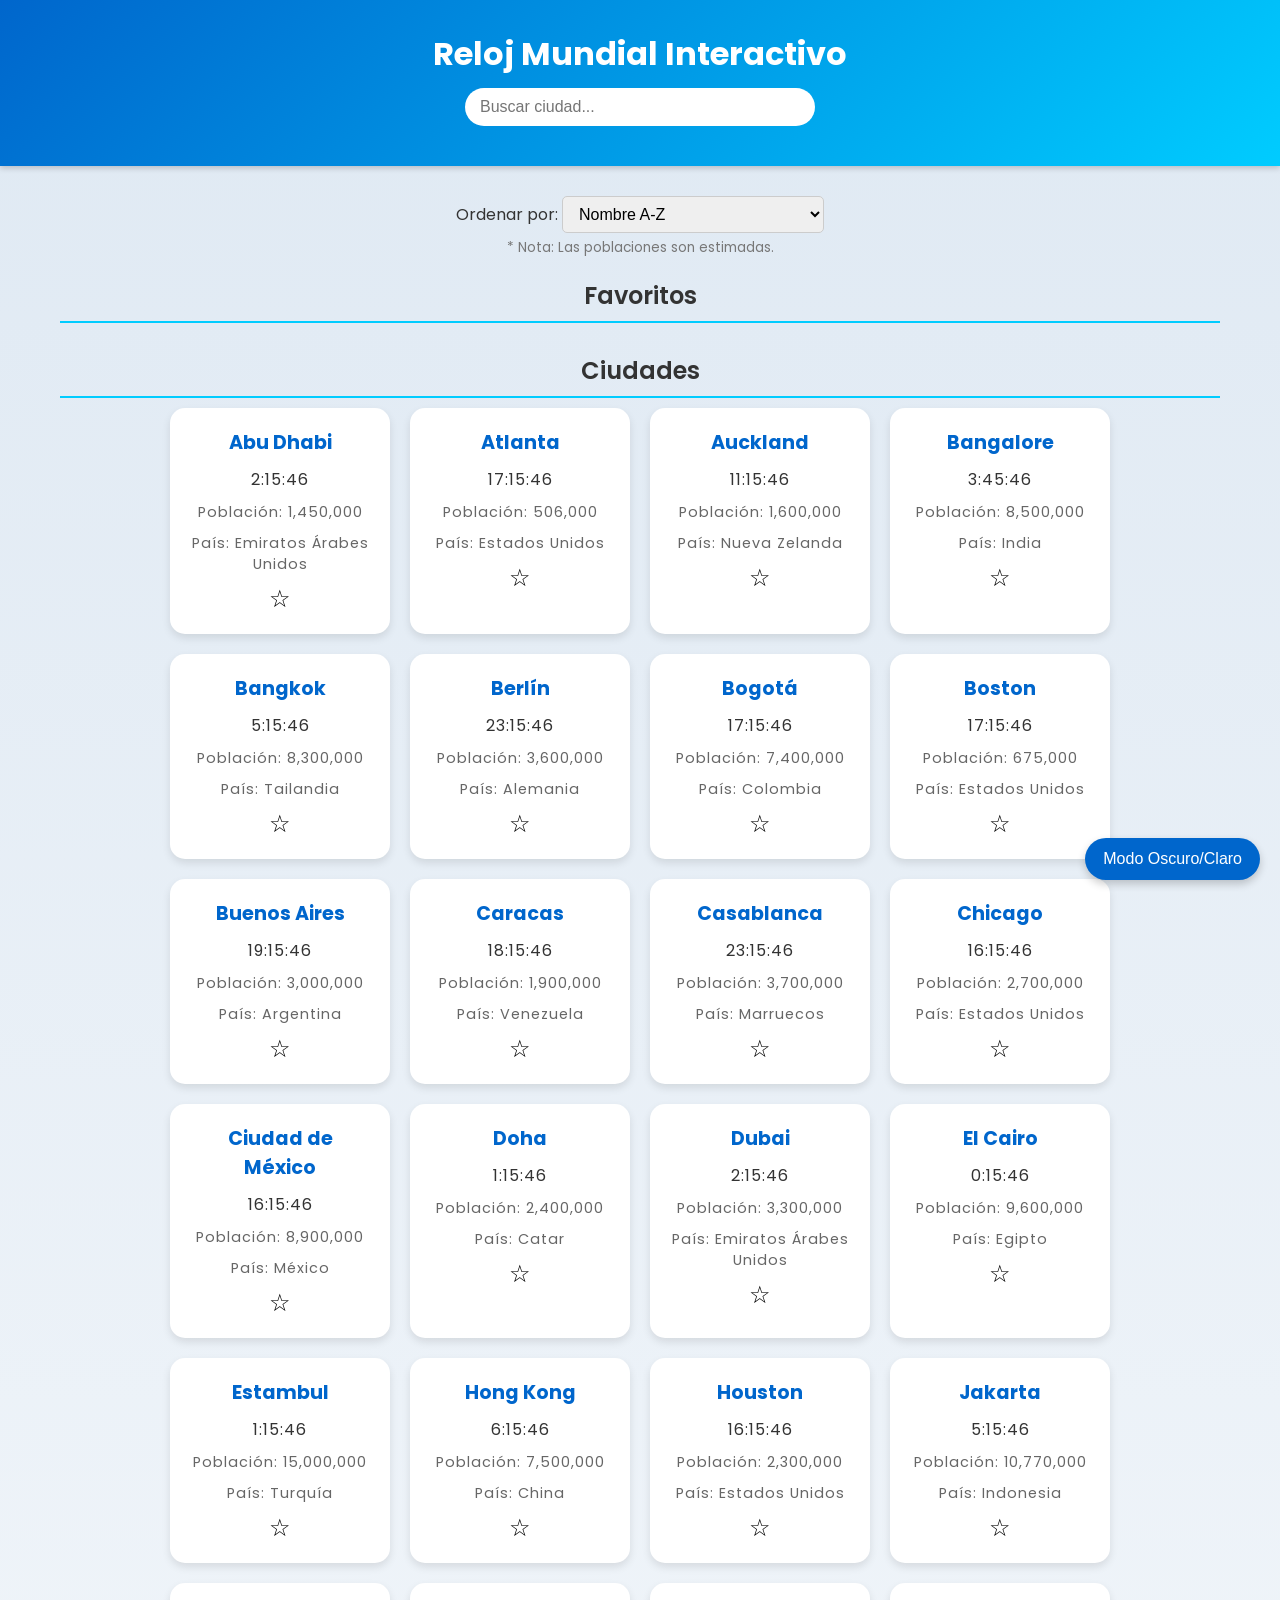
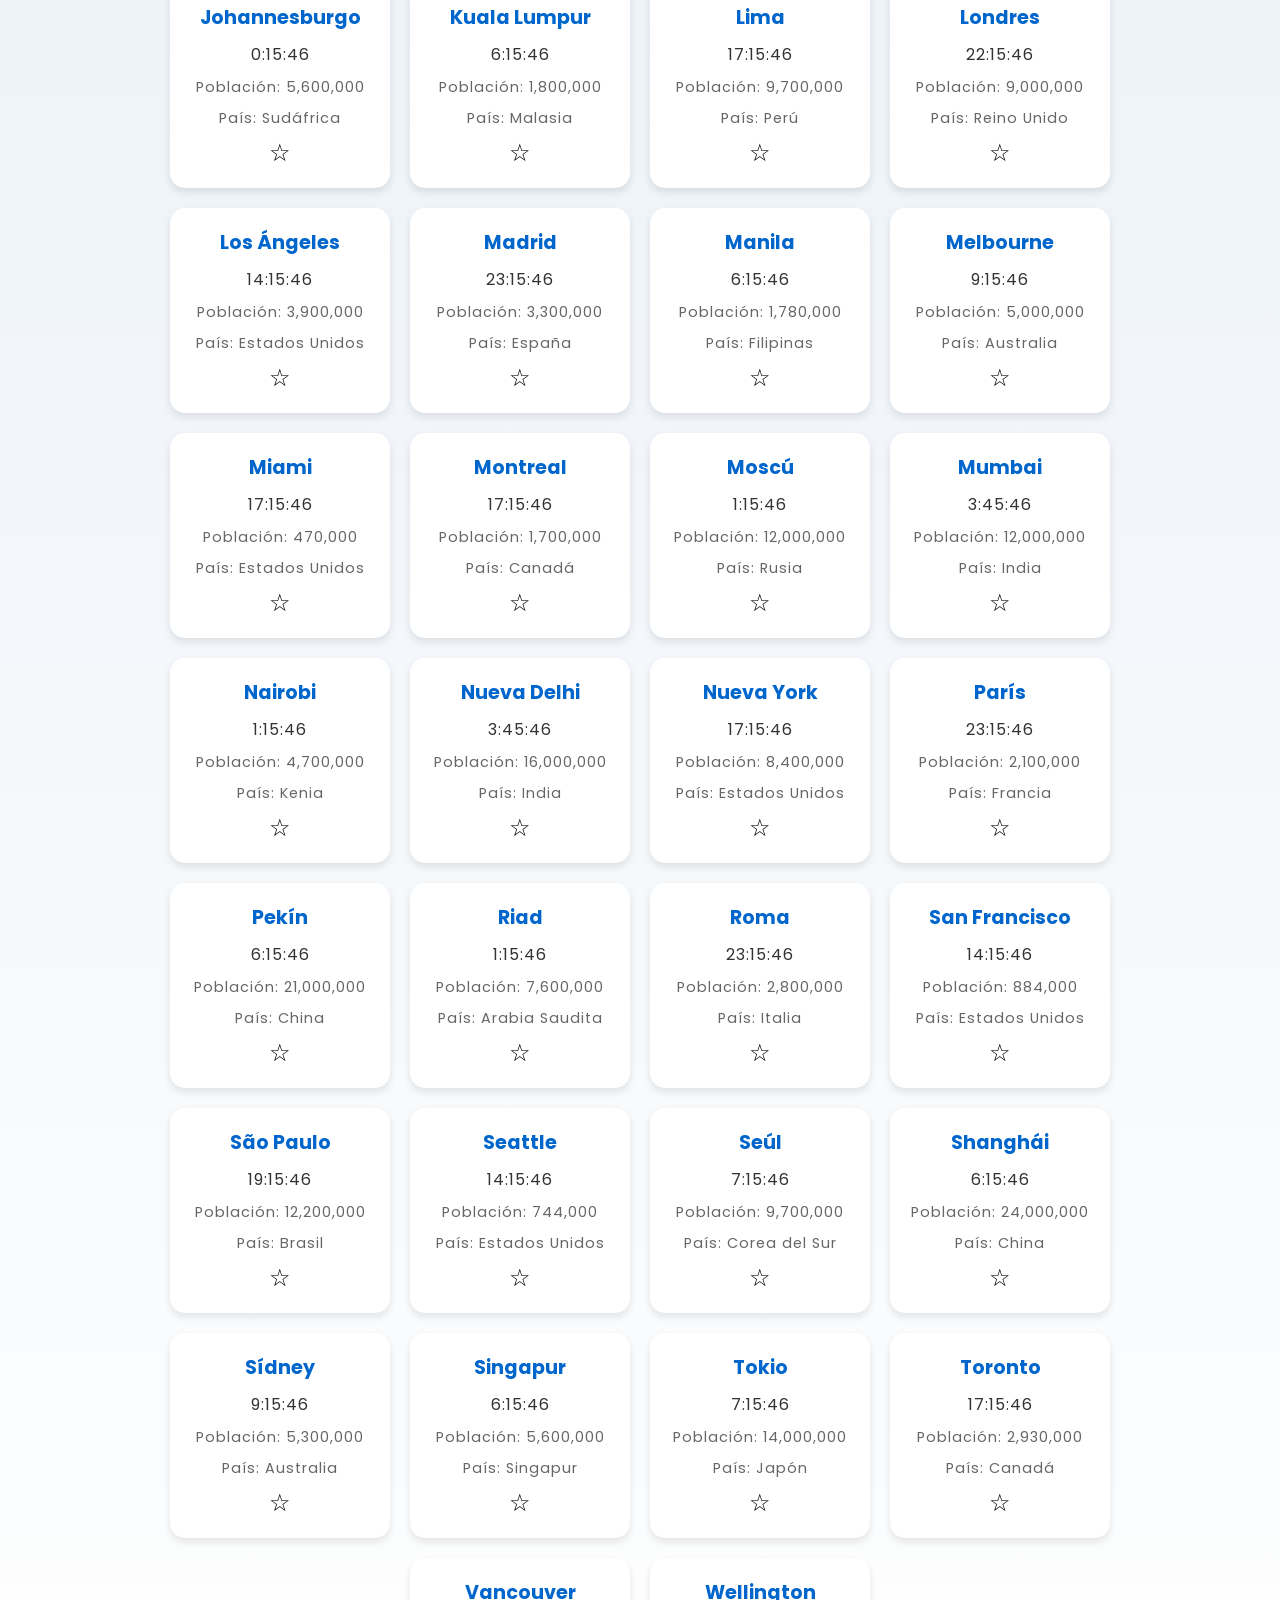
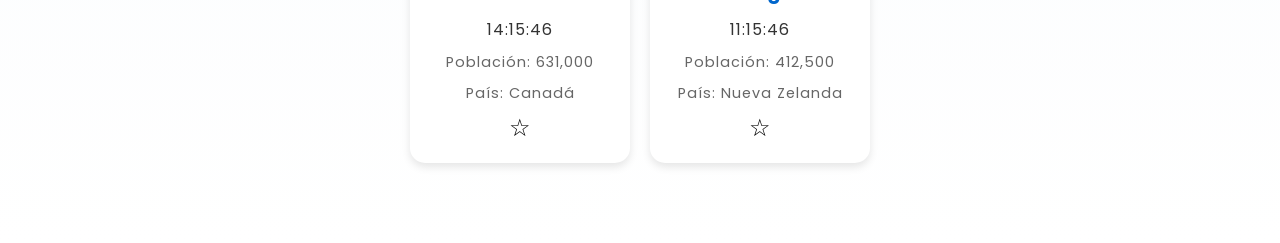
<file: Index.html>
<!DOCTYPE html>
<html lang="es">
<head>
  <meta charset="UTF-8">
  <meta name="viewport" content="width=device-width, initial-scale=1">
  <title>Reloj Mundial Interactivo</title>
  <!-- Fuente moderna desde Google Fonts -->
  <link href="https://fonts.googleapis.com/css2?family=Poppins:wght@300;400;600&display=swap" rel="stylesheet">
  <!-- Enlace al archivo CSS externo -->
  <link rel="stylesheet" href="Papu.css">
</head>
<body>
  <header>
    <h1>Reloj Mundial Interactivo</h1>
    <!-- Buscador para filtrar ciudades -->
    <input type="text" id="searchInput" placeholder="Buscar ciudad...">
  </header>

  <main>
    <!-- Sección para seleccionar el criterio de ordenamiento -->
    <section id="sorting-section">
      <label for="sortSelect">Ordenar por: </label>
      <select id="sortSelect">
        <option value="name-asc">Nombre A-Z</option>
        <option value="name-desc">Nombre Z-A</option>
        <option value="pop-asc">Población (de menor a mayor)</option>
        <option value="pop-desc">Población (de mayor a menor)</option>
      </select>
      <!-- Advertencia de que las poblaciones son estimadas -->
      <p class="note">* Nota: Las poblaciones son estimadas.</p>
    </section>

    <!-- Sección de Favoritos -->
    <section id="favoritos-section">
      <h2 class="section-title">Favoritos</h2>
      <div id="favoritos">
        <!-- Las tarjetas de Favoritos se agregarán aquí -->
      </div>
    </section>

    <!-- Sección de Ciudades -->
    <section id="ciudades-section">
      <h2 class="section-title">Ciudades</h2>
      <div id="ciudades">
        <!-- Las tarjetas de Ciudades se generarán aquí -->
      </div>
    </section>
  </main>

  <!-- Botón para alternar el modo oscuro/claro -->
  <button id="toggleMode">Modo Oscuro/Claro</button>

  <!-- Enlace al archivo JavaScript externo -->
  <script src="Papu2.js"></script>
</body>
</html>
</file>
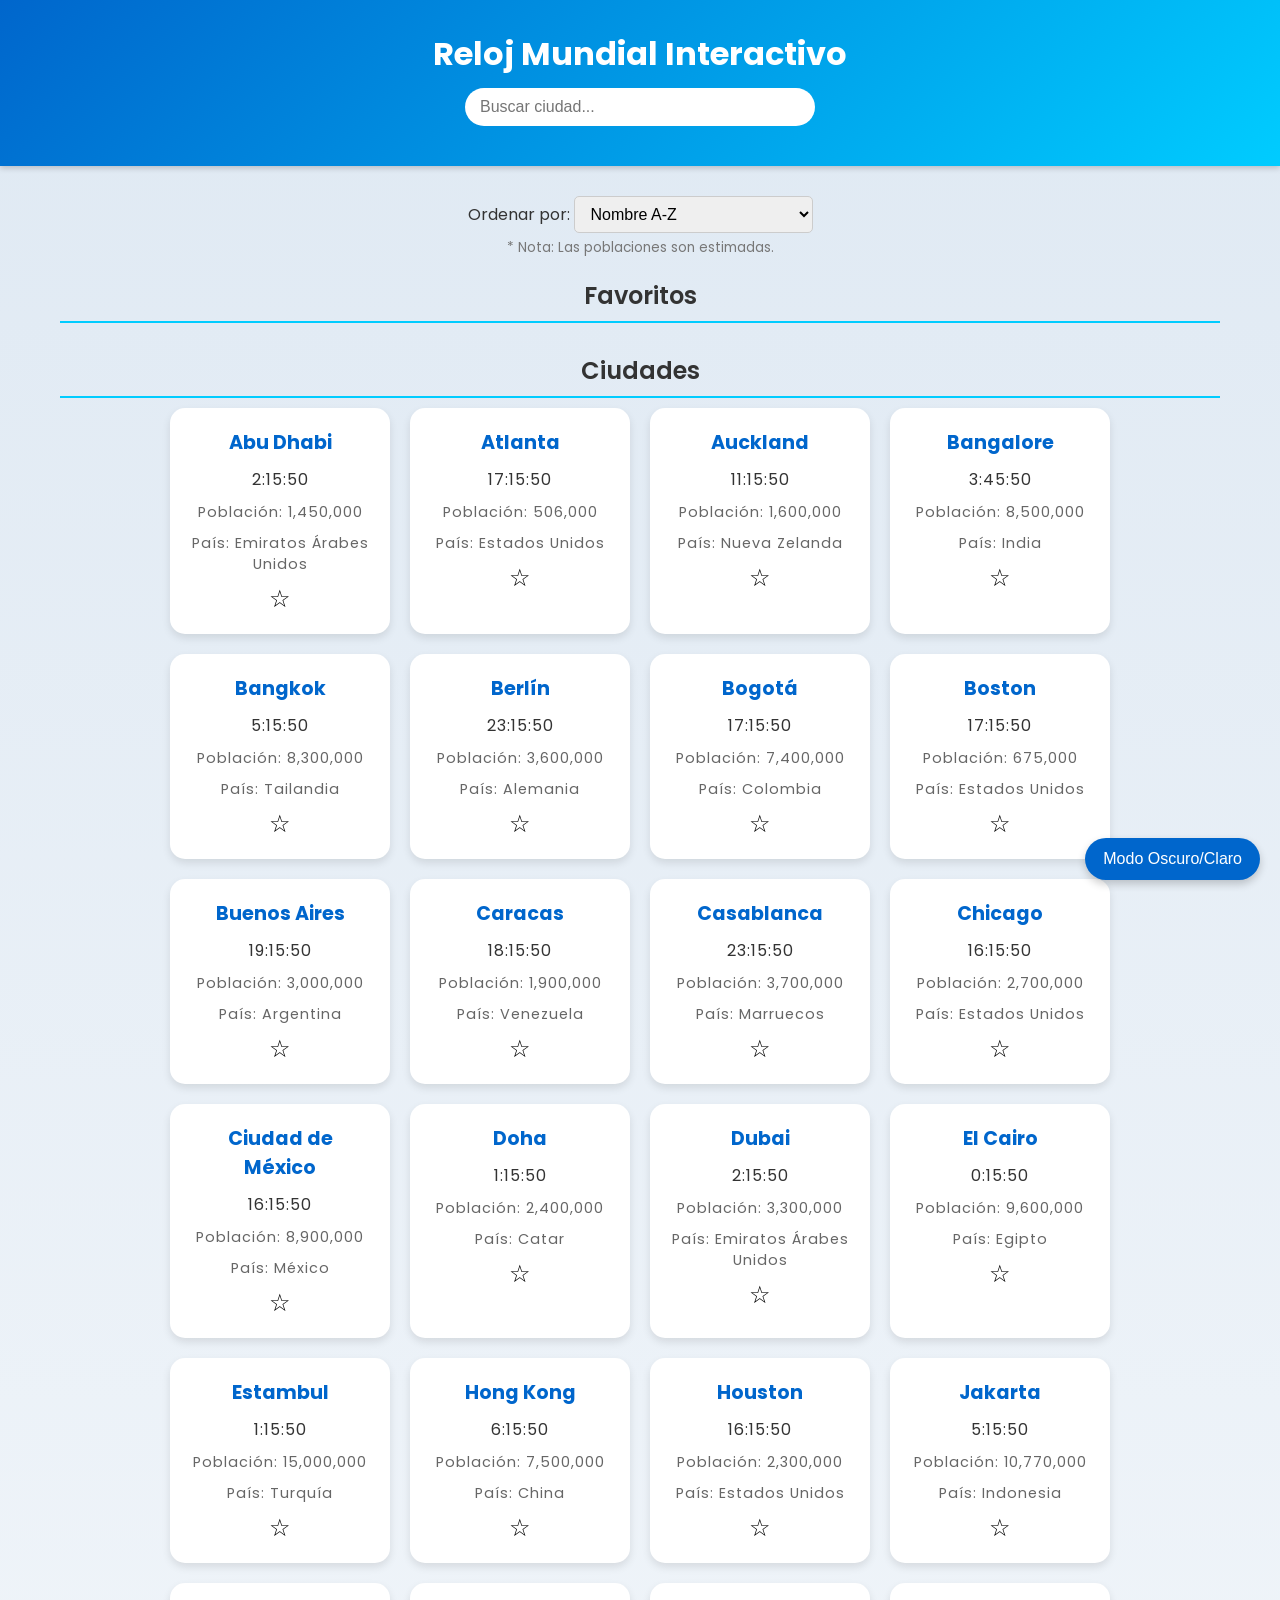
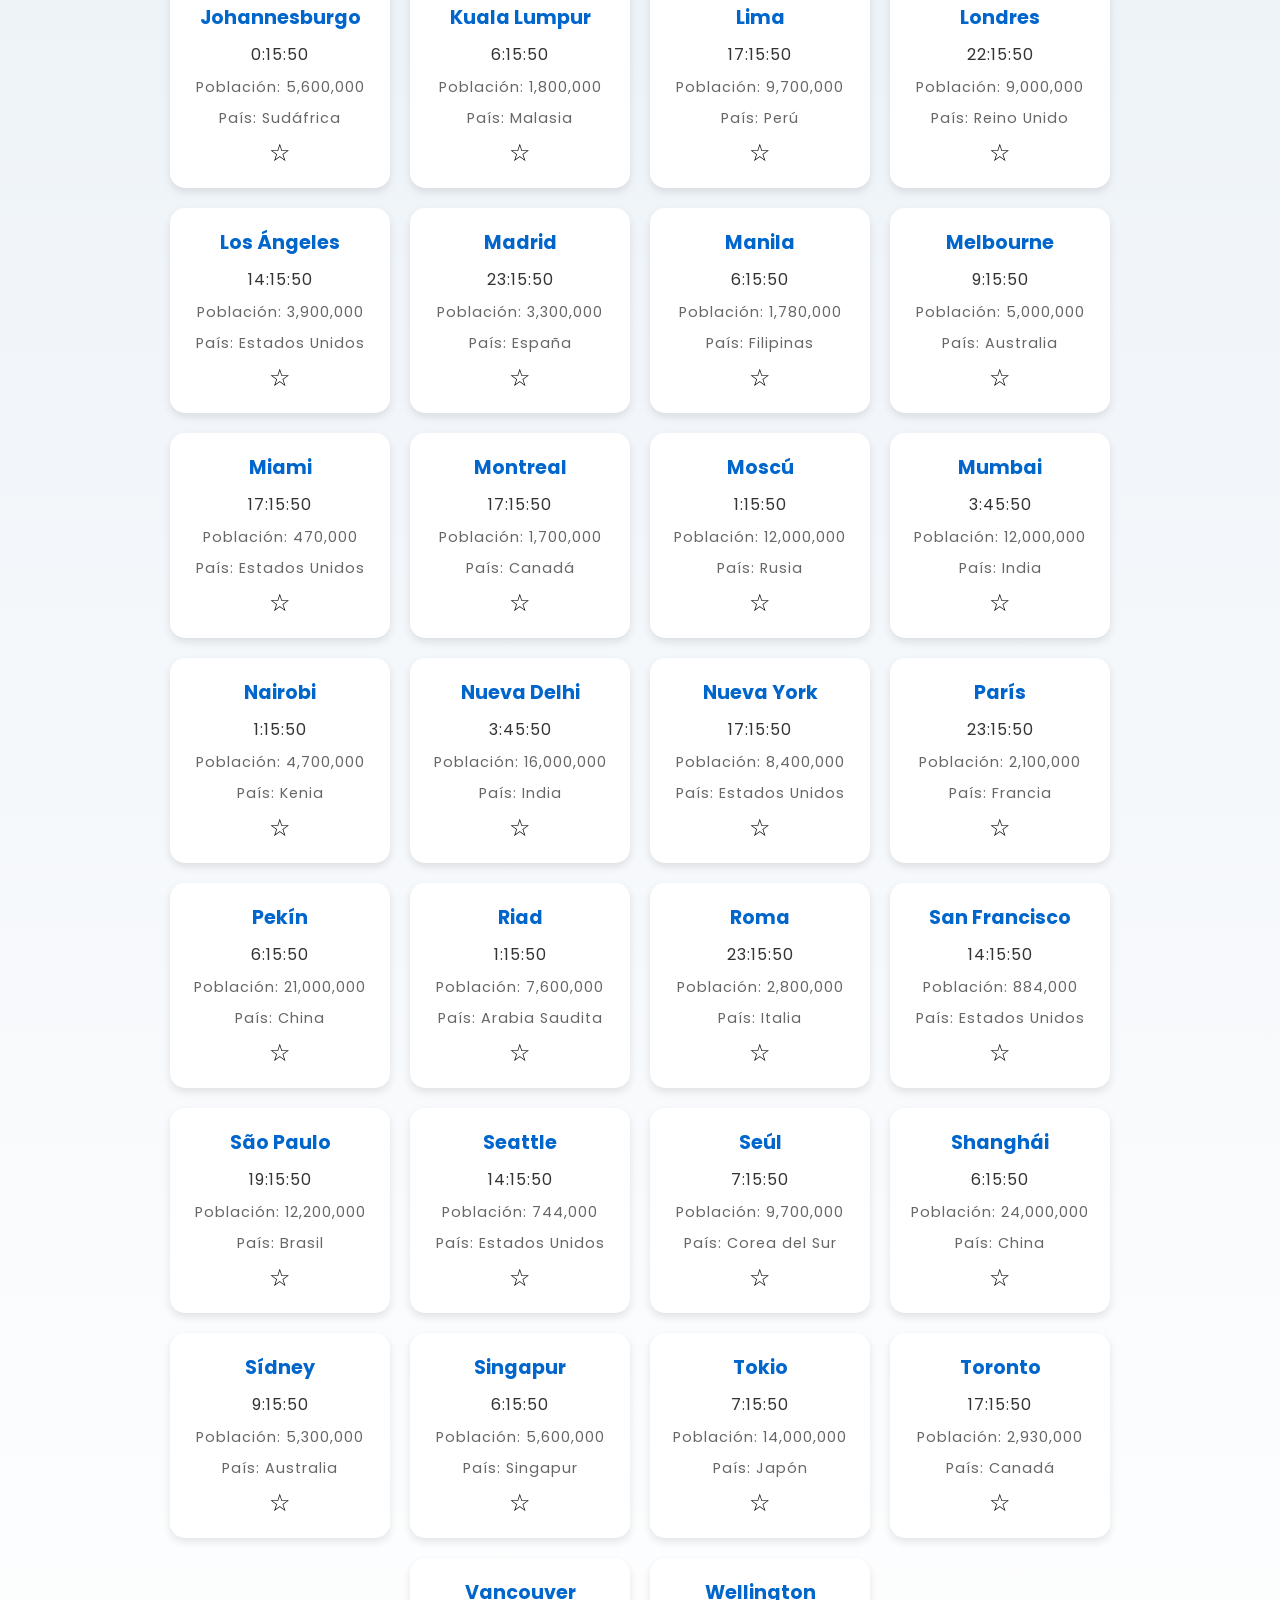
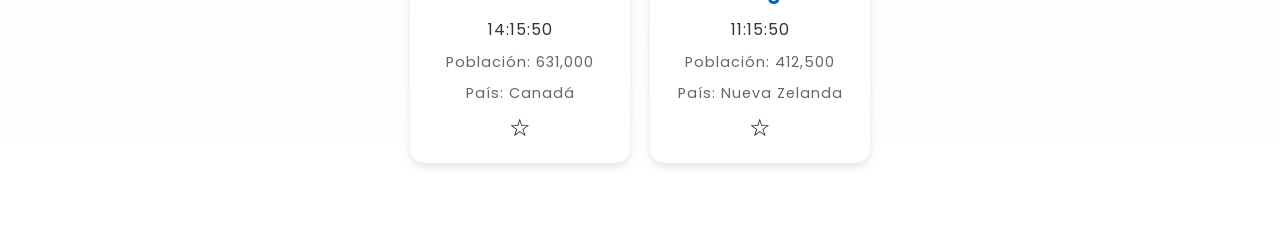
<file: World-Time.html>
<!DOCTYPE html>
<html lang="es">
<head>
  <meta charset="UTF-8">
  <meta name="viewport" content="width=device-width, initial-scale=1">
  <title>Reloj Mundial Interactivo</title>
  <!-- Fuente moderna desde Google Fonts -->
  <link href="https://fonts.googleapis.com/css2?family=Poppins:wght@300;400;600&display=swap" rel="stylesheet">
  <!-- Enlace al archivo CSS externo -->
  <link rel="stylesheet" href="styles.css">
</head>
<body>
  <header>
    <h1>Reloj Mundial Interactivo</h1>
    <!-- Buscador para filtrar ciudades -->
    <input type="text" id="searchInput" placeholder="Buscar ciudad...">
  </header>

  <main>
    <!-- Sección para seleccionar el criterio de ordenamiento -->
    <section id="sorting-section">
      <label for="sortSelect">Ordenar por: </label>
      <select id="sortSelect">
        <option value="name-asc">Nombre A-Z</option>
        <option value="name-desc">Nombre Z-A</option>
        <option value="pop-asc">Población (menor a mayor)</option>
        <option value="pop-desc">Población (mayor a menor)</option>
      </select>
      <!-- Advertencia de que las poblaciones son estimadas -->
      <p class="note">* Nota: Las poblaciones son estimadas.</p>
    </section>

    <!-- Sección de Favoritos -->
    <section id="favoritos-section">
      <h2 class="section-title">Favoritos</h2>
      <div id="favoritos">
        <!-- Las tarjetas de Favoritos se agregarán aquí -->
      </div>
    </section>

    <!-- Sección de Ciudades -->
    <section id="ciudades-section">
      <h2 class="section-title">Ciudades</h2>
      <div id="ciudades">
        <!-- Las tarjetas de Ciudades se generarán aquí -->
      </div>
    </section>
  </main>

  <!-- Botón para alternar el modo oscuro/claro -->
  <button id="toggleMode">Modo Oscuro/Claro</button>

  <!-- Enlace al archivo JavaScript externo -->
  <script src="script.js"></script>
</body>
</html>
</file>
<file: Papu.css>
/* Reset de márgenes y estilos básicos */
* {
    margin: 0;
    padding: 0;
    box-sizing: border-box;
  }
  body {
    font-family: 'Poppins', sans-serif;
    background: linear-gradient(to bottom, #dfe9f3, #ffffff);
    color: #333;
    transition: background 0.3s, color 0.3s;
    min-height: 100vh;
    padding-bottom: 60px; /* Espacio para el botón fijo */
  }
  header {
    background: linear-gradient(135deg, #0066cc, #00ccff);
    color: white;
    padding: 30px 20px;
    text-align: center;
    box-shadow: 0 2px 6px rgba(0,0,0,0.2);
    position: sticky;
    top: 0;
    z-index: 1000;
  }
  header h1 {
    font-size: 2rem;
    margin-bottom: 10px;
  }
  header input {
    padding: 10px 15px;
    width: 90%;
    max-width: 350px;
    border: none;
    border-radius: 25px;
    outline: none;
    font-size: 1rem;
    margin-bottom: 10px;
  }
  main {
    padding: 20px;
    max-width: 1200px;
    margin: 0 auto;
  }
  .section-title {
    margin: 20px 0 10px;
    padding-bottom: 8px;
    font-size: 1.5rem;
    font-weight: 600;
    border-bottom: 2px solid #00ccff;
    text-align: center;
  }
  /* Contenedores para Favoritos y Ciudades */
  #favoritos, #ciudades {
    display: flex;
    flex-wrap: wrap;
    gap: 20px;
    justify-content: center;
  }
  .city-card {
    background: white;
    width: 220px;
    padding: 20px;
    border-radius: 15px;
    box-shadow: 0 4px 8px rgba(0,0,0,0.1);
    text-align: center;
    transition: transform 0.2s, box-shadow 0.2s;
  }
  .city-card:hover {
    transform: translateY(-5px);
    box-shadow: 0 8px 16px rgba(0,0,0,0.2);
    cursor: pointer;
  }
  .city-card h3 {
    margin-bottom: 10px;
    font-size: 1.2rem;
    color: #0066cc;
  }
  .city-card p {
    font-size: 1rem;
    margin-bottom: 10px;
    letter-spacing: 1px;
  }
  /* Clases para mostrar la población y país */
  .city-card .population,
  .city-card .country {
    font-size: 0.9rem;
    color: #666;
    margin-bottom: 10px;
  }
  .city-card button {
    border: none;
    background: none;
    font-size: 1.5rem;
    cursor: pointer;
    transition: color 0.2s;
  }
  .city-card button:hover {
    color: #ffaa00;
  }
  /* Contenedor del selector de ordenamiento */
  #sorting-section {
    text-align: center;
    margin-bottom: 20px;
  }
  #sortSelect {
    padding: 8px 12px;
    border-radius: 5px;
    border: 1px solid #ccc;
    font-size: 1rem;
    outline: none;
    margin-top: 10px;
  }
  .note {
    text-align: center;
    font-size: 0.85rem;
    color: #777;
    margin-top: 5px;
  }
  /* Botón para alternar el modo oscuro/claro */
  #toggleMode {
    position: fixed;
    bottom: 20px;
    right: 20px;
    padding: 12px 18px;
    border: none;
    border-radius: 30px;
    background: #0066cc;
    color: white;
    font-size: 1rem;
    cursor: pointer;
    box-shadow: 0 4px 8px rgba(0,0,0,0.2);
    transition: background 0.3s, transform 0.2s;
    z-index: 1000;
  }
  #toggleMode:hover {
    background: #004b99;
    transform: translateY(-3px);
  }
  /* Modo oscuro */
  .dark-mode {
    background: #1e1e1e;
    color: #cccccc;
  }
  .dark-mode header {
    background: linear-gradient(135deg, #005099, #0088cc);
  }
  .dark-mode .city-card {
    background: #333;
    color: #ddd;
  }
  .dark-mode input,
  .dark-mode select,
  .dark-mode button {
    color: #ddd;
  }
  /* Responsive */
  @media (max-width: 600px) {
    .city-card {
      width: 90%;
    }
    header h1 {
      font-size: 1.8rem;
    }
  }
</file>
<file: styles.css>
/* Reset de márgenes y estilos básicos */
* {
    margin: 0;
    padding: 0;
    box-sizing: border-box;
  }
  body {
    font-family: 'Poppins', sans-serif;
    background: linear-gradient(to bottom, #dfe9f3, #ffffff);
    color: #333;
    transition: background 0.3s, color 0.3s;
    min-height: 100vh;
    padding-bottom: 60px; /* Espacio para el botón fijo */
  }
  header {
    background: linear-gradient(135deg, #0066cc, #00ccff);
    color: white;
    padding: 30px 20px;
    text-align: center;
    box-shadow: 0 2px 6px rgba(0,0,0,0.2);
    position: sticky;
    top: 0;
    z-index: 1000;
  }
  header h1 {
    font-size: 2rem;
    margin-bottom: 10px;
  }
  header input {
    padding: 10px 15px;
    width: 90%;
    max-width: 350px;
    border: none;
    border-radius: 25px;
    outline: none;
    font-size: 1rem;
    margin-bottom: 10px;
  }
  main {
    padding: 20px;
    max-width: 1200px;
    margin: 0 auto;
  }
  .section-title {
    margin: 20px 0 10px;
    padding-bottom: 8px;
    font-size: 1.5rem;
    font-weight: 600;
    border-bottom: 2px solid #00ccff;
    text-align: center;
  }
  /* Contenedores para Favoritos y Ciudades */
  #favoritos, #ciudades {
    display: flex;
    flex-wrap: wrap;
    gap: 20px;
    justify-content: center;
  }
  .city-card {
    background: white;
    width: 220px;
    padding: 20px;
    border-radius: 15px;
    box-shadow: 0 4px 8px rgba(0,0,0,0.1);
    text-align: center;
    transition: transform 0.2s, box-shadow 0.2s;
  }
  .city-card:hover {
    transform: translateY(-5px);
    box-shadow: 0 8px 16px rgba(0,0,0,0.2);
    cursor: pointer;
  }
  .city-card h3 {
    margin-bottom: 10px;
    font-size: 1.2rem;
    color: #0066cc;
  }
  .city-card p {
    font-size: 1rem;
    margin-bottom: 10px;
    letter-spacing: 1px;
  }
  /* Clases para mostrar la población y país */
  .city-card .population,
  .city-card .country {
    font-size: 0.9rem;
    color: #666;
    margin-bottom: 10px;
  }
  .city-card button {
    border: none;
    background: none;
    font-size: 1.5rem;
    cursor: pointer;
    transition: color 0.2s;
  }
  .city-card button:hover {
    color: #ffaa00;
  }
  /* Contenedor del selector de ordenamiento */
  #sorting-section {
    text-align: center;
    margin-bottom: 20px;
  }
  #sortSelect {
    padding: 8px 12px;
    border-radius: 5px;
    border: 1px solid #ccc;
    font-size: 1rem;
    outline: none;
    margin-top: 10px;
  }
  .note {
    text-align: center;
    font-size: 0.85rem;
    color: #777;
    margin-top: 5px;
  }
  /* Botón para alternar el modo oscuro/claro */
  #toggleMode {
    position: fixed;
    bottom: 20px;
    right: 20px;
    padding: 12px 18px;
    border: none;
    border-radius: 30px;
    background: #0066cc;
    color: white;
    font-size: 1rem;
    cursor: pointer;
    box-shadow: 0 4px 8px rgba(0,0,0,0.2);
    transition: background 0.3s, transform 0.2s;
    z-index: 1000;
  }
  #toggleMode:hover {
    background: #004b99;
    transform: translateY(-3px);
  }
  /* Modo oscuro */
  .dark-mode {
    background: #1e1e1e;
    color: #cccccc;
  }
  .dark-mode header {
    background: linear-gradient(135deg, #005099, #0088cc);
  }
  .dark-mode .city-card {
    background: #333;
    color: #ddd;
  }
  .dark-mode input,
  .dark-mode select,
  .dark-mode button {
    color: #ddd;
  }
  /* Responsive */
  @media (max-width: 600px) {
    .city-card {
      width: 90%;
    }
    header h1 {
      font-size: 1.8rem;
    }
  }
</file>
